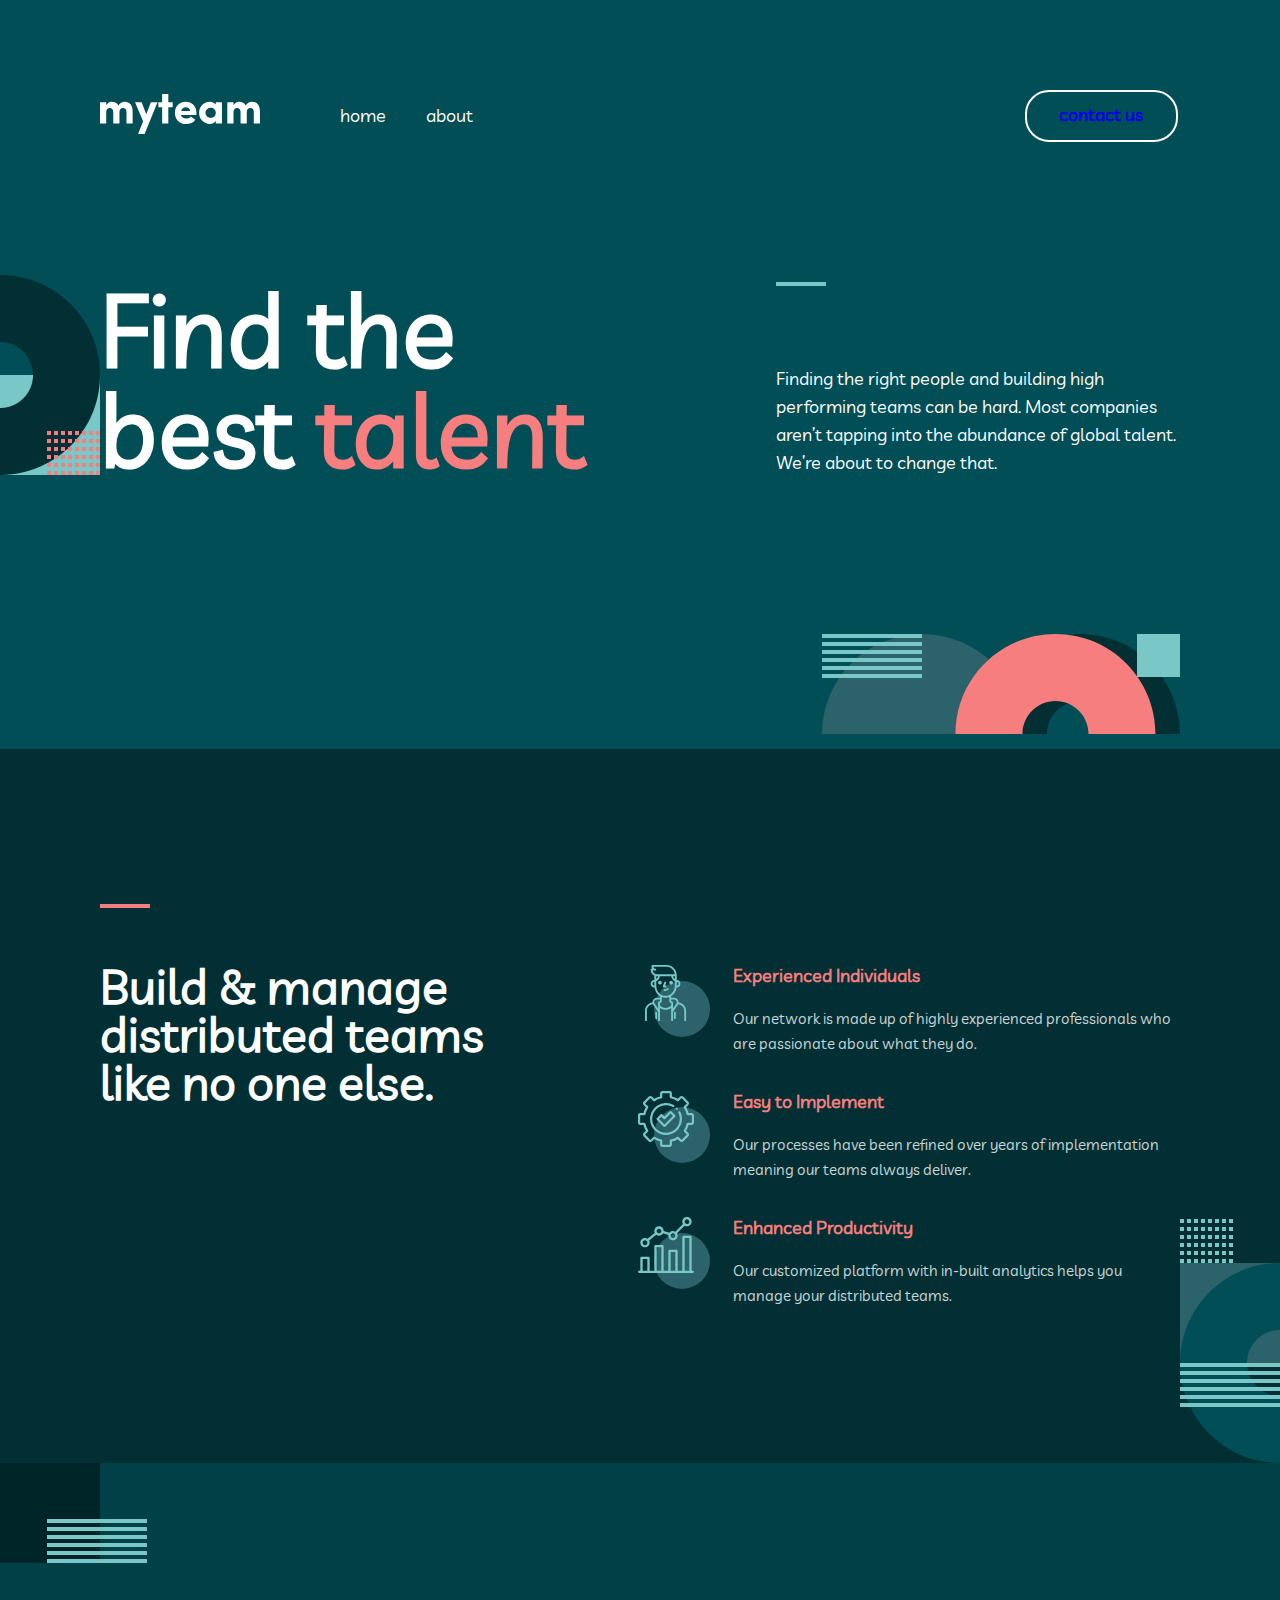
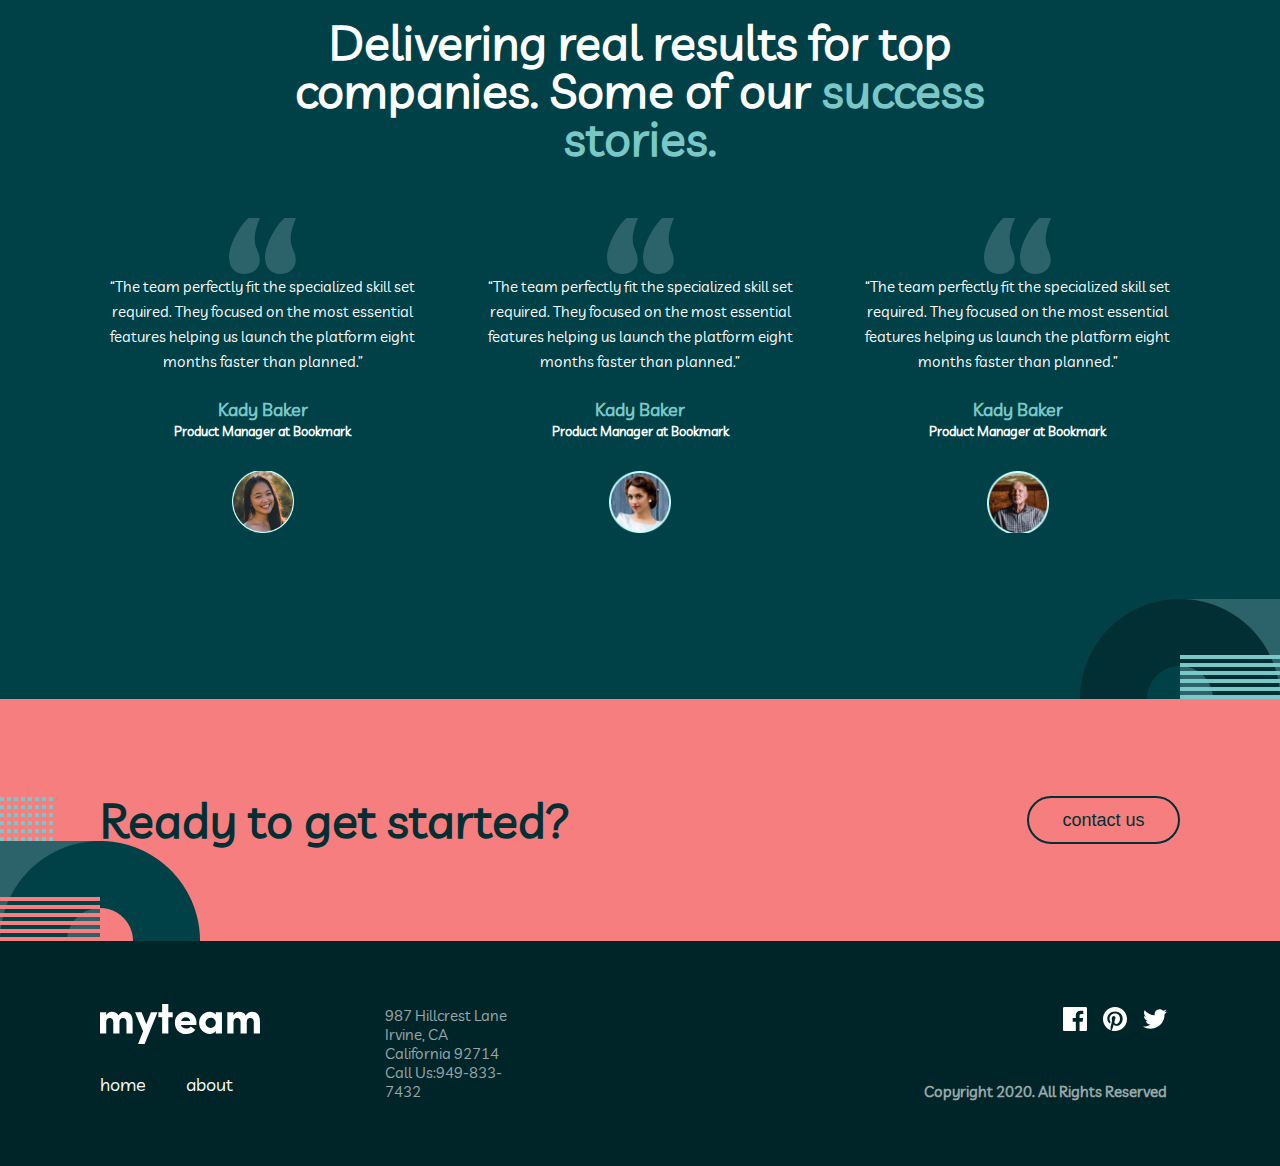
<file: index.html>
<!DOCTYPE html>
<html lang="en">

<head>
    <meta charset="UTF-8">
    <meta http-equiv="X-UA-Compatible" content="IE=edge">
    <meta name="viewport" content="width=device-width, initial-scale=1.0">
    <title>myteam-HOME</title>
    <style>
        .facebook:hover {
            background-color: blue;
            color: blue;
        }
    </style>
    <link rel="stylesheet" href="./CSS/main.css">
</head>

<body>
    <header>
        <div class="container">
            <nav>
                <a href="#"><img src="./icons/myteam-logo.svg" alt="myteam"></a>
                <div class="navbar">
                    <ul>
                        <li><a href="#">home</a></li>
                        <li><a href="./pages/about.html">about</a></li>
                    </ul>
                    <button href="./pages/contact.html"><a href="./pages/contact.html"> contact us</a></button>
                </div>
            </nav>
            <div class="head">
                <div class="text-dispaly">
                    <h1>Find the best <span>talent</span></h1>
                    <div class="hr-text">
                        <hr>
                        <p>Finding the right people and building high performing teams can be hard. Most companies aren’t tapping into the abundance of global talent. We’re about to change that.</p>
                    </div>
                </div>
                <img class="header-img" src="./icons/logos-oval.svg" alt="vector">
            </div>
        </div>
    </header>
    <main>
        <section class="teams">
            <div class="container">
                <div class="section1-display_flex">
                    <div class="div1-hr">
                        <hr>
                        <h2>Build & manage distributed teams like no one else.</h2>
                    </div>
                    <div class="small-cards">
                        <div class="small-card1">
                            <div class="border-radius__img">
                                <img src="./images/chiled.svg" alt="logo-card">
                            </div>
                            <div class="texts-card_small">
                                <h3>Experienced Individuals</h3>
                                <p>Our network is made up of highly experienced professionals who are passionate about what they do.</p>
                            </div>
                        </div>
                        <div class="small-card1">
                            <div class="border-radius__img">
                                <img src="./images/nastroyka.svg" alt="logo-nastroyki">
                            </div>
                            <div class="texts-card_small">
                                <h3>Easy to Implement</h3>
                                <p>Our processes have been refined over years of implementation meaning our teams always deliver.</p>
                            </div>
                        </div>
                        <div class="small-card1">
                            <div class="border-radius__img">
                                <img src="./images/dom.svg" alt="bino">
                            </div>
                            <div class="texts-card_small">
                                <h3>Enhanced Productivity</h3>
                                <p>Our customized platform with in-built analytics helps you manage your distributed teams.</p>
                            </div>
                        </div>
                    </div>
                </div>
            </div>
        </section>
        <section class="section2">
            <div class="stories">
                <div class="container">
                    <h4 class="Delivering">Delivering real results for top companies. Some of our <span>success stories.</span></h4>
                    <div class="section-cards">
                        <div class="section2-card">
                            <img src="./images/qowtirnoq.svg" alt="qoshtirnoq">
                            <p> “The team perfectly fit the specialized skill set required. They focused on the most essential features helping us launch the platform eight months faster than planned.”</p>
                            <h6>Kady Baker</h6>
                            <h5>Product Manager at Bookmark</h5>
                            <img class="oval-img" src="./images/og.png" alt="oval-img">
                        </div>
                        <div class="section2-card">
                            <img src="./images/qowtirnoq.svg" alt="qoshtirnoq">
                            <p> “The team perfectly fit the specialized skill set required. They focused on the most essential features helping us launch the platform eight months faster than planned.”</p>
                            <h6>Kady Baker</h6>
                            <h5>Product Manager at Bookmark</h5>
                            <img class="oval-img" src="./images/Oval-img.png" alt="oval-img">
                        </div>
                        <div class="section2-card">
                            <img src="./images/qowtirnoq.svg" alt="qoshtirnoq">
                            <p> “The team perfectly fit the specialized skill set required. They focused on the most essential features helping us launch the platform eight months faster than planned.”</p>
                            <h6>Kady Baker</h6>
                            <h5>Product Manager at Bookmark</h5>
                            <img class="oval-img" src="./images/img-oval.png" alt="oval-img">
                        </div>
                    </div>
                </div>
            </div>
        </section>
        <section class="started">
            <div class="container">
                <div class="text-btn">
                    <h4>Ready to get started?</h4>
                    <button href="#">contact us</button>
                </div>
            </div>
        </section>
    </main>
    <footer>
        <div class="container">
            <div class="footer-div">
                <div class="flex">
                    <a href="#"><img class="footer-img" src="./images/myteam-logo.svg" alt=""></a>
                    <ul>
                        <li><a href="#">home</a></li>
                        <li><a href="#">about</a></li>
                    </ul>
                </div>
                <p>987 Hillcrest Lane Irvine, CA California 92714 Call Us:949-833-7432</p>
                <div class="img-text">
                    <div class="images">
                        <img class="facebook" src="./images/facebook.svg" alt="">
                        <img class="facebook" src="./images/Path.svg" alt="">
                        <img class="facebook" src="./images/prettier.svg" alt="">
                    </div>
                    <h6>Copyright 2020. All Rights Reserved</h6>
                </div>
            </div>
        </div>
    </footer>
</body>

</html>
</file>
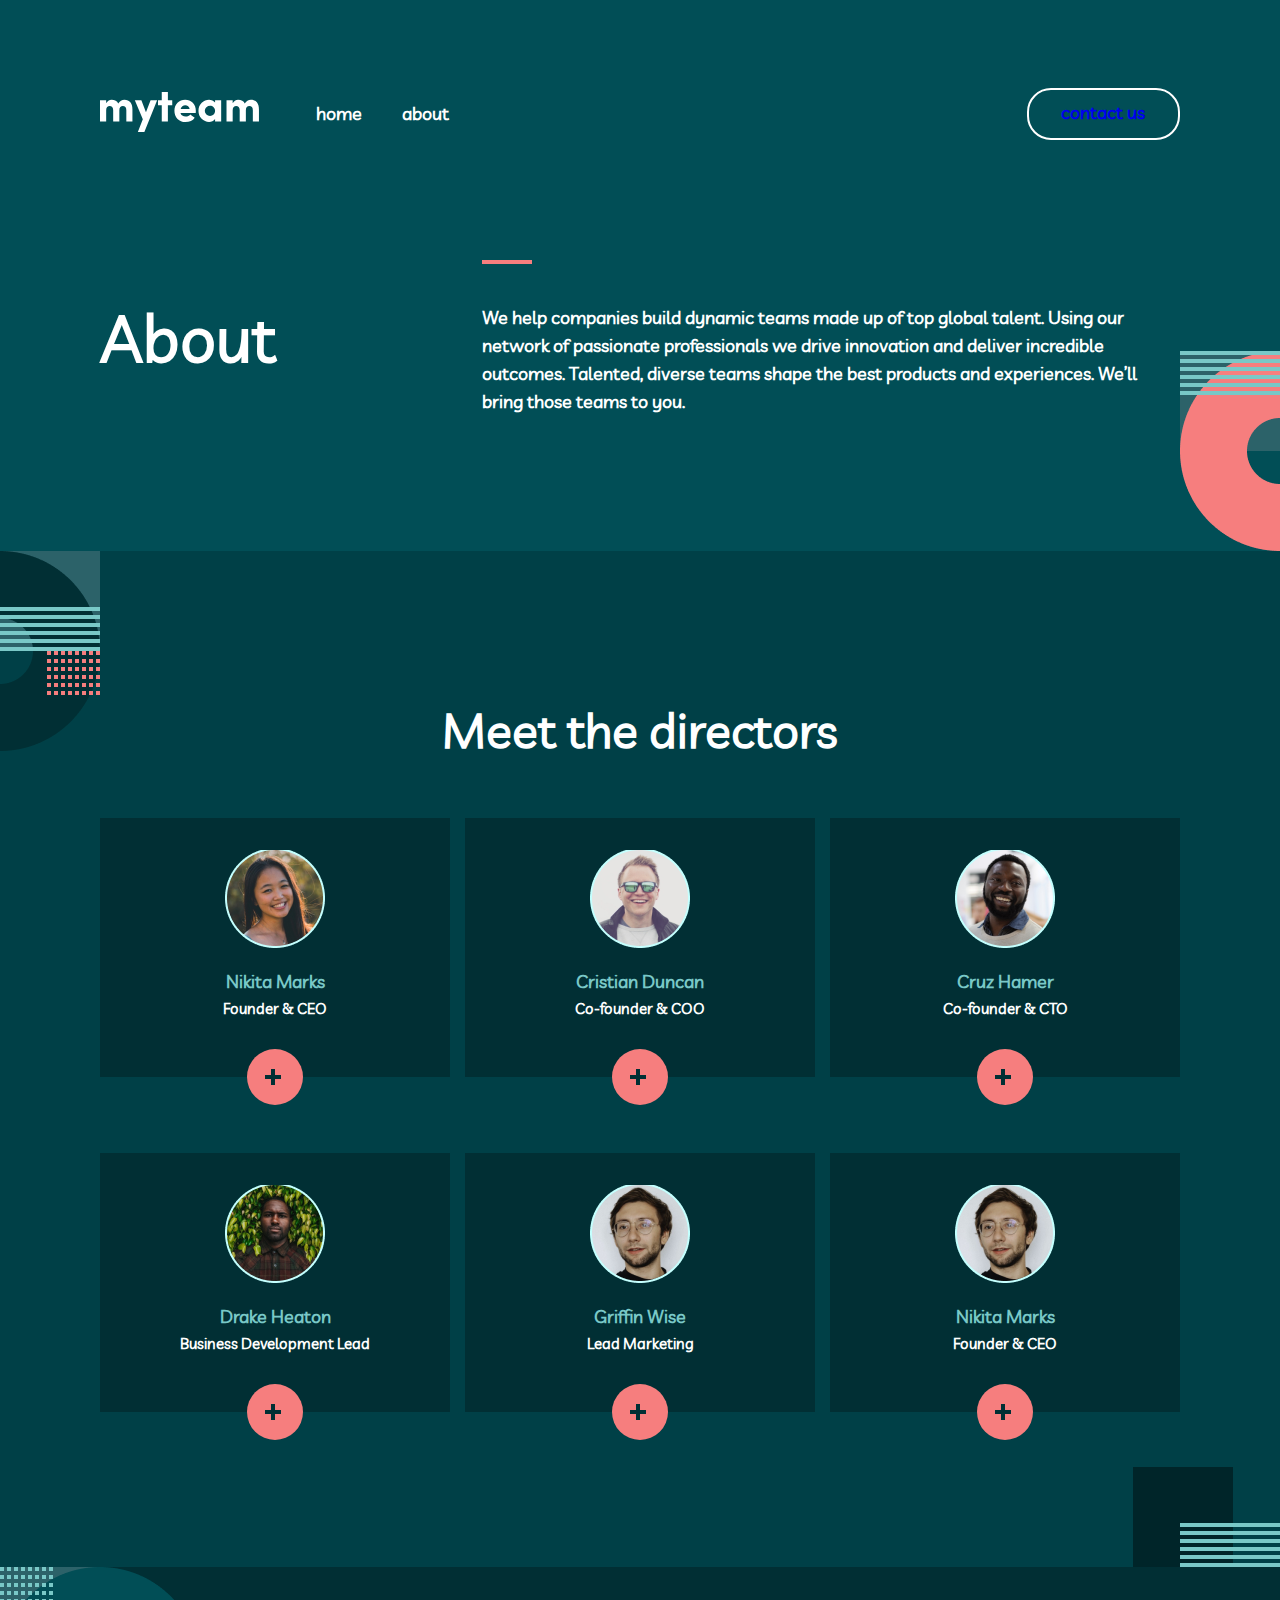
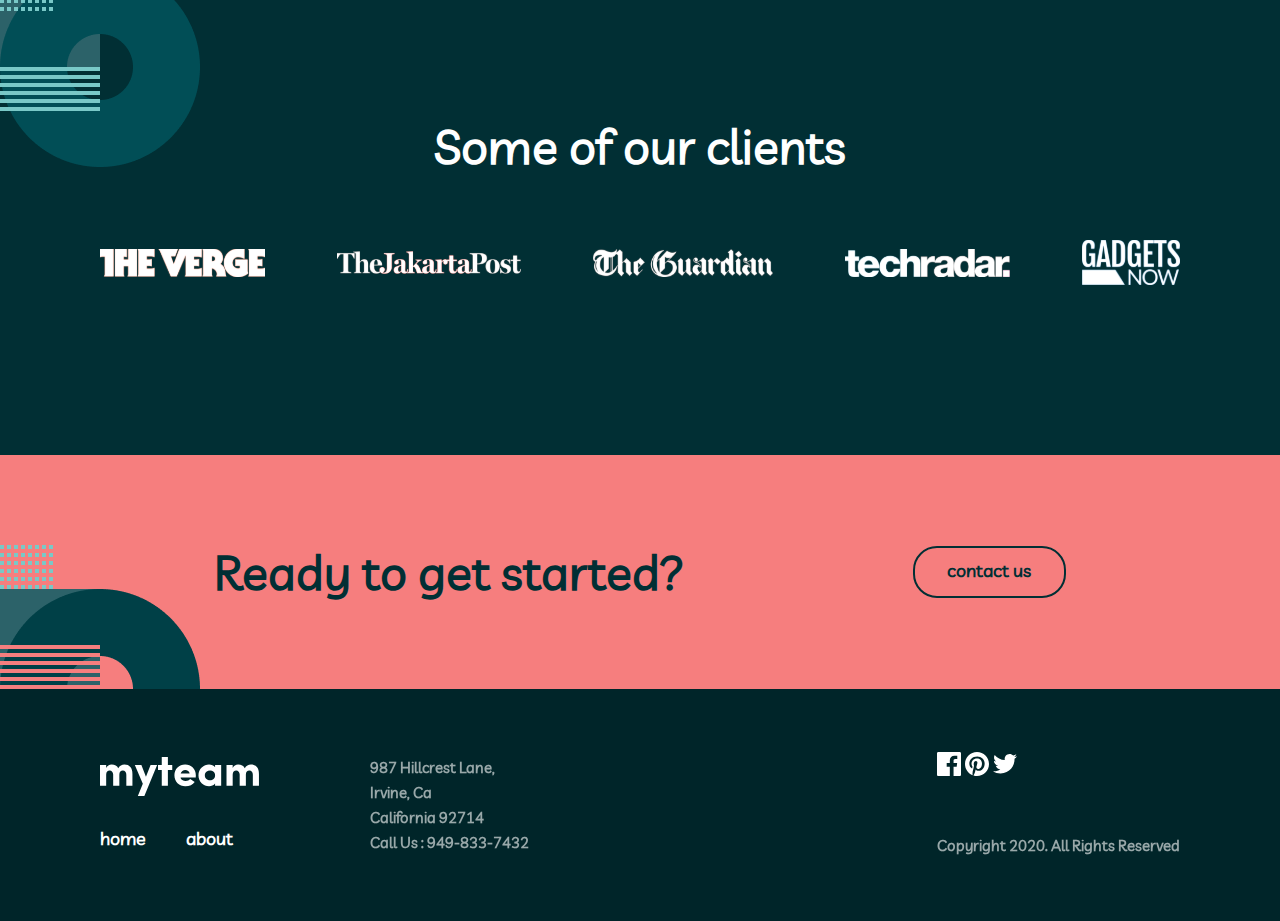
<file: pages/about.html>
<!DOCTYPE html>
<html lang="en">
<head>
    <meta charset="UTF-8">
    <meta http-equiv="X-UA-Compatible" content="IE=edge">
    <meta name="viewport" content="width=device-width, initial-scale=1.0">
    <title>Myteam-ABOUT</title>
    <link rel="stylesheet" href="../CSS/about.css">
</head>
<body>
    <header>
        <div class="container">
            <nav>
                <a href="#"><img width="159px" src="../icons/myteam-logo.svg" alt="myteam"></a>
                <div class="navbar">
                    <ul class="navbar__menu">
                        <li class="navbar__menu-list"><a href="../index.html" class="navbar__menu-link">home</a></li>
                        <li class="navbar__menu-list"><a href="#" class="navbar__menu-link">about</a></li>
                    </ul>
                    <button class="navbar__btn" href="./contact.html"><a href="./contact.html"> contact us</a></button>
                </div>
            </nav>
            <div class="hero">
                <h2 class="hero__title">About</h2>
                <div class="hero__description">
                    <hr class="hero__description-line">
                    <p class="hero__description-desc">We help companies build dynamic teams made up of top global talent. Using our network of passionate professionals we drive innovation and deliver incredible outcomes. Talented, diverse teams shape the best products and experiences. We’ll bring those teams to you.</p>
                </div>
            </div>
        </div>
    </header>
    <section class="directors">
        <div class="bgimg">
            <div class="container">
                <div class="directors__block">
                    <h3 class="directors__block-title">Meet the directors</h3>
                    <div class="directors__block-cards">
                        <div class="directors__block-cards--item">
                            <h4>Aden Allan</h4>
                            <p>“Empowered teams create truly amazing products. Set the north star and let them follow it.”</p>
                            <ul>
                                <li><img src="../icons/Path.svg" alt="twitter"></li>
                                <li><img src="../icons/Shape.svg" alt="instagram"></li>
                            </ul>
                            <img src="../images/Oval.png" alt="Nikita Marks" srcset="../images/og.png 2x, ../images/Oval.png 1x">
                            <h5>Nikita Marks</h5>
                            <h6>Founder & CEO</h6>
                            <button><span></span><span></span></button>
                        </div>
                        <div class="directors__block-cards--item">
                                 <h4>Aden Allan</h4>
                            <p>“Empowered teams create truly amazing products. Set the north star and let them follow it.”</p>
                            <ul>
                                <li><img src="../icons/Path.svg" alt="twitter"></li>
                                <li><img src="../icons/Shape.svg" alt="instagram"></li>
                            </ul>
                            <img src="../images/pergl.png" alt="Cristian Duncan" srcset="../images/pergl2x.png 2x, ../images/pergl.png 1x">
                            <h5>Cristian Duncan</h5>
                            <h6>Co-founder & COO</h6>
                            <button><span></span><span></span></button>
                        </div>
                        <div class="directors__block-cards--item">
                                 <h4>Aden Allan</h4>
                            <p>“Empowered teams create truly amazing products. Set the north star and let them follow it.”</p>
                            <ul>
                                <li><img src="../icons/Path.svg" alt="twitter"></li>
                                <li><img src="../icons/Shape.svg" alt="instagram"></li>
                            </ul>
                            <img src="../images/smaile.png" alt="Cruz Hamer" srcset="../images/smaile2x.png 2x, ../images/smaile.png 1x">
                            <h5>Cruz Hamer</h5>
                            <h6>Co-founder & CTO</h6>
                            <button><span></span><span></span></button>
                        </div>
                        <div class="directors__block-cards--item">
                                 <h4>Aden Allan</h4>
                            <p>“Empowered teams create truly amazing products. Set the north star and let them follow it.”</p>
                            <ul>
                                <li><img src="../icons/Path.svg" alt="twitter"></li>
                                <li><img src="../icons/Shape.svg" alt="instagram"></li>
                            </ul>
                            <img src="../images/nosmile.png" alt="Drake Heaton" srcset="../images/nosmaile2x.png 2x, ../images/nosmile.png 1x">
                            <h5>Drake Heaton</h5>
                            <h6>Business Development Lead</h6>
                            <button><span></span><span></span></button>
                        </div>
                        <div class="directors__block-cards--item">
                                 <h4>Aden Allan</h4>
                            <p>“Empowered teams create truly amazing products. Set the north star and let them follow it.”</p>
                            <ul>
                                <li><img src="../icons/Path.svg" alt="twitter"></li>
                                <li><img src="../icons/Shape.svg" alt="instagram"></li>
                            </ul>
                            <img src="../images/cl.png" alt="Griffin Wise" srcset="../images/cl2x.png 2x, ../images/cl.png 1x">
                            <h5>Griffin Wise</h5>
                            <h6>Lead Marketing</h6>
                            <button><span></span><span></span></button>
                        </div>
                        <div class="directors__block-cards--item">
                                 <h4>Aden Allan</h4>
                            <p>“Empowered teams create truly amazing products. Set the north star and let them follow it.”</p>
                            <ul>
                                <li><img src="../icons/Path.svg" alt="twitter"></li>
                                <li><img src="../icons/Shape.svg" alt="instagram"></li>
                            </ul>
                            <img src="../images/cl.png" alt="Nikita Marks" srcset="../images/cl2x.png 2x, ../images/cl.png 1x">
                            <h5>Nikita Marks</h5>
                            <h6>Founder & CEO</h6>
                            <button><span></span><span></span></button>
                        </div>
                    </div>
                </div>
            </div>
        </div>
    </section>
    <section class="clients">
        <div class="container">
            <div class="clients__block">
                <h2 class="clients__block-title">Some of our clients</h2>
                <ul class="clients__block-font">
                   <li class="clients__block-font--list"><img src="../icons/Object1.svg" alt="the verge"></li>
                   <li class="clients__block-font--list"><img src="../icons/jakarta.svg" alt="jakarta"></li>
                   <li class="clients__block-font--list"><img src="../icons/Object.svg" alt="the guardian"></li>
                   <li class="clients__block-font--list"><img src="../icons/techradar.svg" alt="techradar"></li>
                   <li class="clients__block-font--list"><img src="../icons/gadgets-now.svg" alt="gadget now"></li>
                </ul>
            </div>
        </div>
    </section>
    <section class="start">
        <div class="container">
            <h2 class="start__title">Ready to get started?</h2>
            <button class="start__btn">contact us</button>
        </div>
    </section>
    <footer>
        <div class="container">
            <div class="bar">
                <a href="#"><img width="159px" src="../icons/myteam-logo.svg" alt="myteam"></a>
                <div class="bar__menu">
                    <ul class="bar__menu">
                        <li class="bar__menu-list"><a href="../index.html" class="bar__menu-link">home</a></li>
                        <li class="bar__menu-list"><a href="#" class="bar__menu-link">about</a></li>
                    </ul>
                </div>
            </div>
            <div class="baro">
                <ul class="baro__info">
                    <li class="baro__info-list">987  Hillcrest Lane,</li>
                    <li class="baro__info-list">Irvine, Ca </li>
                    <li class="baro__info-list">California 92714</li>
                    <li class="baro__info-list">Call Us : 949-833-7432</li>
                </ul>
                <ul class="baro__icons">
                    <li class="baro__icons-item"><img class="svg" src="../icons/facebook-logo.svg" alt="facebook"></li>
                    <li class="baro__icons-item"><img class="svg" src="../icons/pinterest-logo.svg" alt="pinterest-logo"></li>
                    <li class="baro__icons-item"><img class="svg" src="../icons/Path.svg" alt="twitter"></li>
                    <h6>Copyright 2020. All Rights Reserved</h6>
                </ul>
            </div>
        </div>
    </footer>
</body>
</html>
</file>
<file: CSS/main.css>
@font-face {
  font-display: swap;
  font-family: "Livvic";
  font-style: normal;
  font-weight: 400;
  src: url("../fonts/livvic-v13-latin-regular.eot");
  src: url("../fonts/livvic-v13-latin-regular.eot?#iefix") format("embedded-opentype"), url("../fonts/livvic-v13-latin-regular.woff2") format("woff2"), url("../fonts/livvic-v13-latin-regular.woff") format("woff"), url("../fonts/livvic-v13-latin-regular.ttf") format("truetype"), url("../fonts/livvic-v13-latin-regular.svg#Livvic") format("svg");
}
* {
  margin: 0;
  padding: 0;
  box-sizing: border-box;
  text-decoration: none;
  list-style: none;
}

body {
  font-family: "Livvic";
  color: #ffffff;
}

.container {
  max-width: 1110px;
  margin: 0 auto;
  padding: 15px;
}

header {
  background-color: #014E56;
  background-repeat: no-repeat;
  background-image: url(../images/bg-icon.png);
  background-position-y: center;
}

nav {
  display: flex;
  align-items: center;
  justify-content: default;
  flex-direction: default;
  margin-top: 77px;
  height: 48px;
}

.navbar {
  display: flex;
  align-items: center;
  justify-content: space-between;
  flex-direction: default;
  min-width: 85%;
}

nav ul {
  column-gap: 40px;
  padding-left: 80px;
  display: flex;
  align-items: center;
}

nav ul a {
  font-size: 18px;
  line-height: 28px;
  color: #ffffff;
}

nav ul a:hover {
  color: #F67E7E;
  transition: 0.3s;
}

nav button {
  transition: 0.3s;
  color: #ffffff;
}

nav button:hover {
  color: #002529;
  background-color: #ffffff;
  border: 2px solid rgba(255, 255, 255, 0);
}

nav button {
  border: 2px solid #ffffff;
  border-radius: 24px;
  font-family: "Livvic";
  font-weight: 600;
  font-size: 18px;
  line-height: 28px;
  color: #ffffff;
  cursor: pointer;
  padding: 9px 33px 11px 32px;
  background-color: rgba(240, 248, 255, 0);
}

.text-dispaly {
  display: flex;
  align-items: center;
  justify-content: space-between;
  flex-direction: default;
  padding-top: 139px;
  min-width: 100%;
}

h1 {
  width: 569px;
  font-size: 100px;
  line-height: 100px;
  color: #ffffff;
}

h1 span {
  color: #F67E7E;
}

.hr-text hr {
  border: none;
  width: 50px;
  height: 4px;
  background: #79C8C7;
}

.hr-text p {
  width: 404px;
  font-size: 18px;
  line-height: 28px;
  padding-top: 79px;
  color: #ffffff;
}

.header-img {
  padding-top: 155px;
}

.head {
  display: flex;
  align-items: end;
  justify-content: space-between;
  flex-direction: column;
}

.teams {
  background: #012F34;
  background-image: url(../images/bg-section1.png);
  background-repeat: no-repeat;
  background-position-x: right;
  background-position-y: bottom;
}

.section1-display_flex {
  display: flex;
  align-items: flex-start;
  justify-content: space-between;
  flex-direction: default;
}

.small-cards {
  padding-bottom: 140px;
  padding-top: 198px;
  row-gap: 32px;
  display: flex;
  align-items: end;
  justify-content: flex-start;
  flex-direction: column;
}

.div1-hr {
  padding-top: 140px;
}

.div1-hr hr {
  border: none;
  width: 50px;
  height: 4px;
  background: #F67E7E;
}

h2 {
  padding-top: 54px;
  width: 445px;
  font-size: 48px;
  line-height: 48px;
  color: #ffffff;
}

.small-card1 {
  display: flex;
  align-items: center;
  justify-content: default;
  flex-direction: default;
  column-gap: 23px;
}

.texts-card_small h3 {
  font-size: 18px;
  line-height: 28px;
  color: #F67E7E;
}

.texts-card_small p {
  width: 447px;
  font-size: 15px;
  line-height: 25px;
  color: #ffffff;
  opacity: 0.8;
  padding-top: 16px;
}

.border-radius__img {
  position: relative;
  border-radius: 50%;
  min-width: 56px;
  height: 56px;
  background: #2C6269;
}

.border-radius__img img {
  position: absolute;
  right: 16px;
  bottom: 16px;
}

.section2 {
  background: #004047;
  background-repeat: no-repeat;
  background-image: url(../images/hr-hr.png);
}

.stories {
  padding-bottom: 151px;
  background-image: url(../images/oval-hr.png);
  background-position-x: right;
  background-position-y: bottom;
  background-repeat: no-repeat;
}

.Delivering {
  padding-top: 140px;
  margin: 0 auto;
  width: 850px;
  text-align: center;
  font-size: 48px;
  line-height: 48px;
  color: #ffffff;
}

.Delivering span {
  font-size: 48px;
  color: #79C8C7;
}

.section-cards {
  padding-top: 56px;
  display: flex;
  align-items: center;
  justify-content: space-between;
  flex-direction: default;
}

.section2-card {
  display: flex;
  align-items: center;
  justify-content: center;
  flex-direction: column;
}

.section2-card p {
  width: 325px;
  font-size: 15px;
  line-height: 25px;
  text-align: center;
  color: #ffffff;
}

.section2-card h6 {
  font-size: 18px;
  color: #79C8C7;
  padding-top: 24px;
}

.section2-card h5 {
  font-size: 13px;
  padding-bottom: 32px;
  padding-top: 2px;
}

.oval-img {
  width: 62px;
  height: 62px;
}

.started {
  background: #F67E7E;
  background-image: url(../../images/bg-section.png);
  background-repeat: no-repeat;
  background-position-y: bottom;
}

.text-btn {
  display: flex;
  align-items: center;
  justify-content: space-between;
  flex-direction: default;
}

.text-btn h4 {
  padding-bottom: 76px;
  padding-top: 76px;
  font-size: 48px;
  color: #012F34;
}

.text-btn button {
  cursor: pointer;
  font-size: 18px;
  color: #012F34;
  width: 153px;
  height: 48px;
  background-color: transparent;
  border: 2px solid #012F34;
  border-radius: 24px;
  transition: 0.2s;
}

.text-btn button:hover {
  transition: 0.2s;
  background-color: #012F34;
  color: #ffffff;
}

footer {
  background-color: #002529;
}

.footer-div {
  display: flex;
  align-items: center;
  justify-content: default;
  flex-direction: default;
}

.footer-img {
  padding-top: 48px;
}

footer ul li a {
  font-size: 18px;
  color: #ffffff;
}

footer ul {
  padding-top: 25px;
  padding-bottom: 55px;
  display: flex;
  align-items: center;
  justify-content: default;
  flex-direction: default;
  column-gap: 40px;
}

.footer-div p {
  padding-left: 125px;
  width: 254px;
  font-size: 15px;
  color: #ffffff;
  opacity: 0.6;
}

.images {
  display: flex;
  align-items: center;
  justify-content: flex-end;
  flex-direction: default;
  column-gap: 16px;
}

.img-text h6 {
  font-size: 15px;
  color: #ffffff;
  opacity: 0.6;
  padding-top: 51px;
}

.img-text {
  padding-left: 410px;
}

.facebook {
  cursor: pointer;
}

/*# sourceMappingURL=main.css.map */
</file>
<file: CSS/about.css>
@font-face {
  font-display: swap;
  font-family: "Livvic";
  font-style: normal;
  font-weight: 400;
  src: url("../fonts/livvic-v13-latin-regular.eot");
  src: url("../fonts/livvic-v13-latin-regular.eot?#iefix") format("embedded-opentype"), url("../fonts/livvic-v13-latin-regular.woff2") format("woff2"), url("../fonts/livvic-v13-latin-regular.woff") format("woff"), url("../fonts/livvic-v13-latin-regular.ttf") format("truetype"), url("../fonts/livvic-v13-latin-regular.svg#Livvic") format("svg");
}
* {
  margin: 0;
  padding: 0;
  box-sizing: border-box;
  text-decoration: none;
  list-style: none;
}

body {
  font-family: "Livvic";
  color: #ffffff;
}

.container {
  max-width: 1110px;
  margin: 0 auto;
  padding: 15px;
}

header {
  background-image: url(../images/bg-pink.png);
  background-repeat: no-repeat;
  background-position-x: right;
  background-position-y: bottom;
  padding: 73px 0 120px 0;
  background-color: #014E56;
}
@media only screen and (-webkit-min-device-pixel-ratio: 2), only screen and (min--moz-device-pixel-ratio: 2), only screen and (-o-min-device-pixel-ratio: 2/1), only screen and (min-device-pixel-ratio: 2), only screen and (min-resolution: 192dpi), only screen and (min-resolution: 2dppx) {
  header {
    background-image: url(../images/bg-pink2x.png);
    background-repeat: no-repeat;
    background-position-x: right;
    background-position-y: bottom;
  }
}
header nav {
  display: flex;
  align-items: center;
  justify-content: space-between;
  flex-direction: default;
}
header nav .navbar {
  display: flex;
  align-items: center;
  justify-content: space-between;
  flex-direction: default;
  min-width: 80%;
}
header nav .navbar__menu {
  display: flex;
  align-items: center;
  justify-content: space-between;
  flex-direction: default;
  column-gap: 40px;
}
header nav .navbar__menu-link {
  padding: 10px 0;
  font-weight: 600;
  font-size: 18px;
  line-height: 28px;
  color: #ffffff;
}
header nav .navbar__menu-link:hover {
  color: #F67E7E;
}
header nav .navbar__btn {
  border: 2px solid #ffffff;
  border-radius: 24px;
  font-family: "Livvic";
  font-weight: 600;
  font-size: 18px;
  line-height: 28px;
  color: #ffffff;
  cursor: pointer;
  padding: 9px 33px 11px 32px;
  background-color: rgba(240, 248, 255, 0);
}
header nav .navbar__btn:hover {
  transition: 0.3s;
  color: #002529;
  background-color: #ffffff;
  border: 2px solid rgba(255, 255, 255, 0);
}
header .hero {
  margin-top: 120px;
  display: flex;
  align-items: center;
  justify-content: space-between;
  flex-direction: default;
}
header .hero__title {
  font-weight: 700;
  font-size: 64px;
  line-height: 100px;
}
header .hero__description-line {
  width: 50px;
  height: 4px;
  border: none;
  background-color: #F67E7E;
}
header .hero__description-desc {
  margin-top: 40px;
  max-width: 698px;
  font-weight: 600;
  font-size: 18px;
  line-height: 28px;
}

.bgimg {
  padding: 140px 0;
  background-image: url(../../images/square.png);
  background-repeat: no-repeat;
  background-position-x: right;
  background-position-y: bottom;
}
@media only screen and (-webkit-min-device-pixel-ratio: 2), only screen and (min--moz-device-pixel-ratio: 2), only screen and (-o-min-device-pixel-ratio: 2/1), only screen and (min-device-pixel-ratio: 2), only screen and (min-resolution: 192dpi), only screen and (min-resolution: 2dppx) {
  .bgimg {
    background-image: url(../../images/square2x.png);
    background-repeat: no-repeat;
    background-position-x: right;
    background-position-y: bottom;
  }
}

.directors {
  background-color: #004047;
  background-image: url(../images/darkvector.png);
  background-repeat: no-repeat;
  background-position-x: left;
  background-position-y: top;
}
@media only screen and (-webkit-min-device-pixel-ratio: 2), only screen and (min--moz-device-pixel-ratio: 2), only screen and (-o-min-device-pixel-ratio: 2/1), only screen and (min-device-pixel-ratio: 2), only screen and (min-resolution: 192dpi), only screen and (min-resolution: 2dppx) {
  .directors {
    background-image: url(../../images/darkvector2x.png);
    background-repeat: no-repeat;
    background-position-x: left;
    background-position-y: top;
  }
}
.directors__block-title {
  text-align: center;
  font-weight: 700;
  font-size: 48px;
  line-height: 48px;
}
.directors__block-cards {
  margin-top: 64px;
  display: flex;
  align-items: center;
  justify-content: space-between;
  flex-direction: default;
  flex-wrap: wrap;
  row-gap: 76px;
}
.directors__block-cards--item {
  position: relative;
  padding: 32px 24px 56px;
  min-width: 350px;
  background: #012F34;
  text-align: center;
  cursor: pointer;
  transition: 0.5s;
}
.directors__block-cards--item h4 {
  display: none;
  font-weight: 700;
  font-size: 18px;
  line-height: 28px;
  text-align: center;
  color: #79C8C7;
}
.directors__block-cards--item p {
  display: none;
  margin-top: 8px;
  max-width: 254px;
  font-weight: 600;
  font-size: 15px;
  line-height: 25px;
}
.directors__block-cards--item ul {
  display: none;
  margin-top: 24px;
}
.directors__block-cards--item ul li {
  display: inline-block;
}
.directors__block-cards--item h5 {
  margin-top: 16px;
  font-weight: 700;
  font-size: 18px;
  line-height: 28px;
  color: #79C8C7;
}
.directors__block-cards--item h6 {
  font-size: 15px;
  line-height: 25px;
}
.directors__block-cards--item button {
  position: absolute;
  bottom: -28px;
  left: 147px;
  min-width: 56px;
  min-height: 56px;
  border-radius: 50%;
  background-color: #F67E7E;
  display: flex;
  align-items: center;
  justify-content: center;
  flex-direction: default;
  border: none;
  cursor: pointer;
  cursor: pointer;
  transition: 0.5s;
}
.directors__block-cards--item button span:nth-child(1) {
  min-width: 4px;
  min-height: 16px;
  background-color: #012F34;
  display: inline-block;
  transform: rotate(90deg), translate(10px, 48px);
  transition: 0.5s;
}
.directors__block-cards--item button span:nth-child(2) {
  min-width: 4px;
  min-height: 16px;
  background-color: #012F34;
  display: inline-block;
  transform: rotate(-90deg) translateY(-4px);
  transition: 0.5s;
}
.directors__block-cards--item:hover {
  padding: 35px 48px 63px 48px;
  background-color: #002529;
}
.directors__block-cards--item:hover img, .directors__block-cards--item:hover h5, .directors__block-cards--item:hover h6 {
  display: none;
}
.directors__block-cards--item:hover p, .directors__block-cards--item:hover h4, .directors__block-cards--item:hover ul {
  display: block;
  margin-left: auto;
  margin-right: auto;
}
.directors__block-cards--item:hover button {
  background-color: #79C8C7;
}
.directors__block-cards--item:hover button span:nth-child(1) {
  transform: rotate(45deg) translate(2px, -3px);
}
.directors__block-cards--item:hover button span:nth-child(2) {
  transform: rotate(-45deg);
}

.clients {
  background-color: #012F34;
  padding: 140px 0 151px 0;
  background-image: url(../images/clients-bg.png);
  background-repeat: no-repeat;
}
@media only screen and (-webkit-min-device-pixel-ratio: 2), only screen and (min--moz-device-pixel-ratio: 2), only screen and (-o-min-device-pixel-ratio: 2/1), only screen and (min-device-pixel-ratio: 2), only screen and (min-resolution: 192dpi), only screen and (min-resolution: 2dppx) {
  .clients {
    background-image: url(../images/clients-bg.png);
    background-repeat: no-repeat;
  }
}
.clients__block {
  display: flex;
  align-items: center;
  justify-content: center;
  flex-direction: column;
  row-gap: 70px;
}
.clients__block-title {
  font-weight: 700;
  font-size: 48px;
  line-height: 48px;
}
.clients__block-font {
  min-width: 100%;
  display: flex;
  align-items: center;
  justify-content: space-between;
  flex-direction: default;
}

.start {
  padding: 76px;
  background-color: #F67E7E;
  background-image: url(../../images/pink.png);
  background-repeat: no-repeat;
  background-position-y: bottom;
}
@media only screen and (-webkit-min-device-pixel-ratio: 2), only screen and (min--moz-device-pixel-ratio: 2), only screen and (-o-min-device-pixel-ratio: 2/1), only screen and (min-device-pixel-ratio: 2), only screen and (min-resolution: 192dpi), only screen and (min-resolution: 2dppx) {
  .start {
    background-image: url(../../images/pik2x.png);
    background-repeat: no-repeat;
    background-position-y: bottom;
  }
}
.start .container {
  display: flex;
  align-items: center;
  justify-content: space-around;
  flex-direction: default;
}
.start__title {
  font-weight: 700;
  font-size: 48px;
  line-height: 48px;
  color: #012F34;
}
.start__btn {
  transition: 0.3s;
  border: 2px solid #012F34;
  border-radius: 24px;
  font-family: "Livvic";
  font-weight: 600;
  font-size: 18px;
  line-height: 28px;
  color: #012F34;
  cursor: pointer;
  padding: 9px 33px 11px 32px;
  background-color: rgba(240, 248, 255, 0);
}
.start__btn:hover {
  border: 2px solid #012F34;
  border-radius: 24px;
  font-family: "Livvic";
  font-weight: 600;
  font-size: 18px;
  line-height: 28px;
  color: #ffffff;
  cursor: pointer;
  padding: 9px 33px 11px 32px;
  background-color: rgba(240, 248, 255, 0);
  background-color: #012F34;
}

footer {
  padding: 48px;
  background-color: #002529;
}
footer .container {
  display: flex;
  align-items: center;
  justify-content: space-between;
  flex-direction: default;
}
footer .container .bar {
  display: flex;
  align-items: flex-start;
  justify-content: flex-start;
  flex-direction: column;
  row-gap: 25px;
}
footer .container .bar__menu {
  display: flex;
  align-items: center;
  justify-content: default;
  flex-direction: default;
  column-gap: 40px;
}
footer .container .bar__menu-link {
  padding: 10px 0;
  font-weight: 600;
  font-size: 18px;
  line-height: 28px;
  color: #ffffff;
}
footer .container .bar__menu-link:hover {
  color: #F67E7E;
}
footer .container .baro {
  display: flex;
  align-items: center;
  justify-content: space-between;
  flex-direction: default;
  min-width: 75%;
}
footer .container .baro__info-list {
  font-weight: 600;
  font-size: 15px;
  line-height: 25px;
  opacity: 0.6;
}
footer .container .baro__icons {
  column-gap: 16px;
}
footer .container .baro__icons-item {
  display: inline-block;
  cursor: pointer;
}
footer .container .baro__icons-item .svg {
  width: 24px;
  height: 24px;
}
footer .container .baro__icons-item:hover .svg {
  fill: #F67E7E;
  fill-rule: evenodd;
}
footer .container h6 {
  margin-top: 53px;
  font-weight: 600;
  font-size: 15px;
  line-height: 25px;
  color: #FFFFFF;
  opacity: 0.6;
  align-items: flex-end;
  justify-items: flex-end;
}

/*# sourceMappingURL=about.css.map */
</file>
